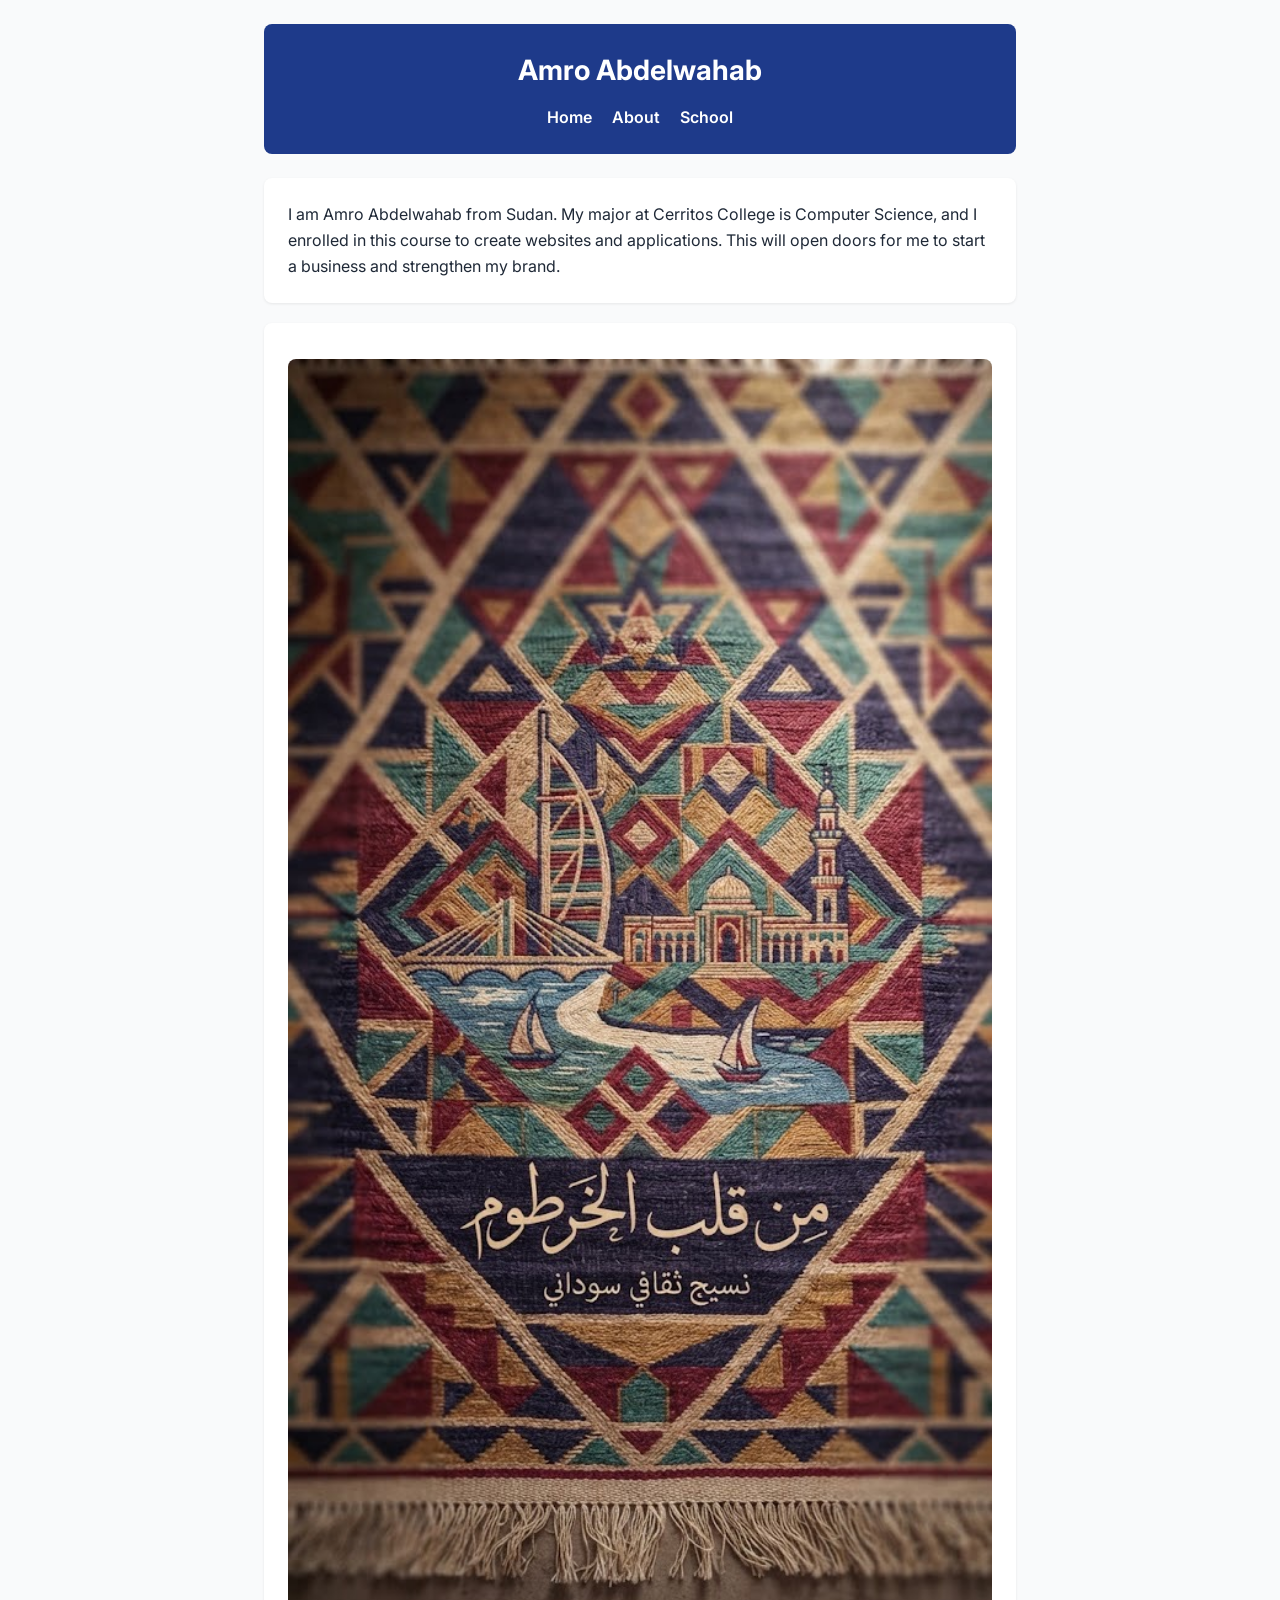
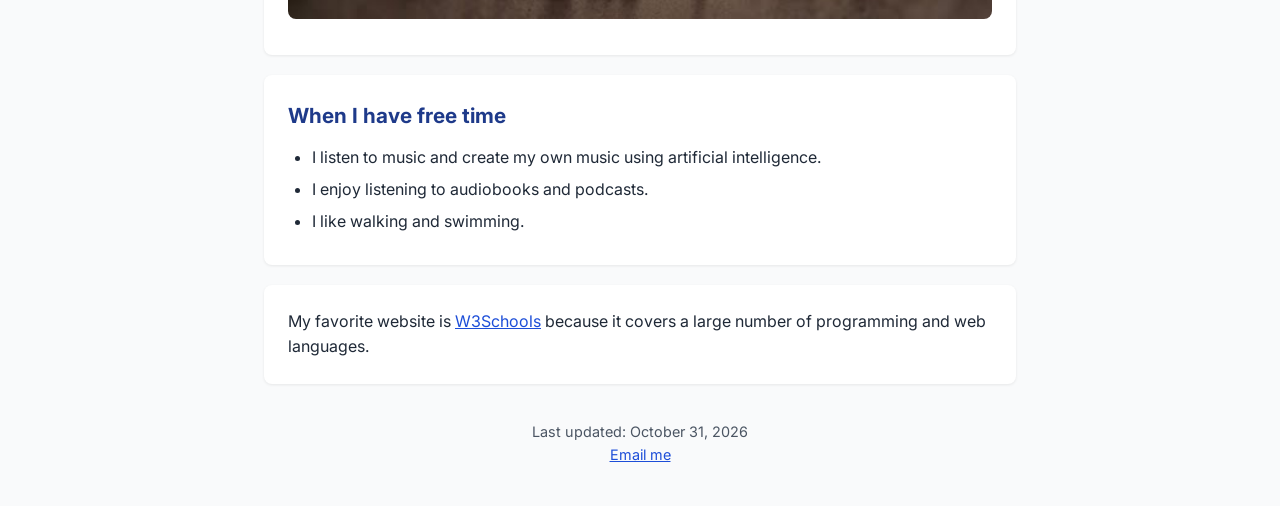
<file: index.html>
<!DOCTYPE html>
<html lang="en">
<head>
  <meta charset="UTF-8">
  <meta name="viewport" content="width=device-width, initial-scale=1.0">
  <title>Amro Abdelwahab | Home</title>
  <link rel="preconnect" href="https://fonts.googleapis.com">
  <link rel="preconnect" href="https://fonts.gstatic.com" crossorigin>
  <link href="https://fonts.googleapis.com/css2?family=Inter:wght@400;600;700&display=swap" rel="stylesheet">
  <link rel="stylesheet" href="style.css">
</head>
<body>
  <header>
    <h1>Amro Abdelwahab</h1>
    <nav>
      <ul>
        <li><a href="index.html">Home</a></li>
        <li><a href="about.html">About</a></li>
        <li><a href="school.html">School</a></li>
      </ul>
    </nav>
  </header>

 <main class="two-column">
    <section id="rightColumn">
      <p>I am Amro Abdelwahab from Sudan. My major at Cerritos College is Computer Science, and I enrolled in this course to create websites and applications. This will open doors for me to start a business and strengthen my brand.</p>
    </section>
   <section id="leftColumn">
      <img src="IMG_1737.jpeg" alt="IMG_1737">
    </section>
    <section>
      <h2>When I have free time</h2>
      <ul>
        <li>I listen to music and create my own music using artificial intelligence.</li>
        <li>I enjoy listening to audiobooks and podcasts.</li>
        <li>I like walking and swimming.</li>
      </ul>
    </section>

    <section>
      <p>My favorite website is <a href="https://www.w3schools.com" target="_blank" rel="noopener noreferrer">W3Schools</a> because it covers a large number of programming and web languages.</p>
    </section>
  </main>

  <footer>
    <p>Last updated: October 31, 2026</p>
    <p><a href="mailto:zooomgoup@gmail.com">Email me</a></p>
  </footer>
</body>
</html>
</file>
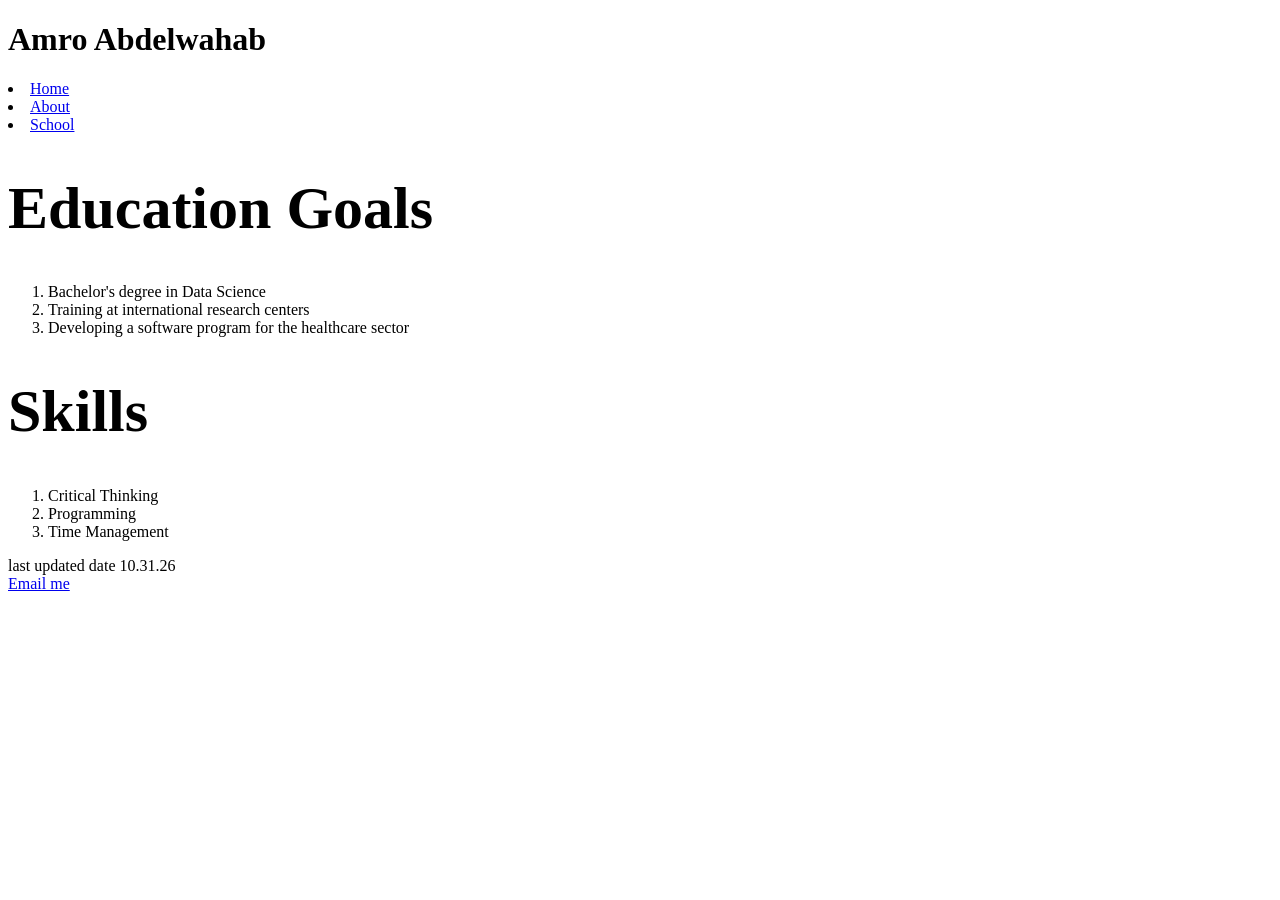
<file: about .html>
<!DOCTYPE html>
	
<html lang="en">
<head>
<meta charset="utf-8" />
<!-- Amro Abdelwahab -->
<!--copy link-->
<title>Amro Abdelwahab</title>

</head>
<body>
<h1>Amro Abdelwahab</h1> 
<nav>
	<li><a href="index.html">Home</a></li>
	<li><a href="about.html">About</a></li>
	<li><a href="school.html">School</a></li>
</nav>
<h1 style="font-size:60px;">Education Goals</h1>

<ol>
<li>Bachelor's degree in Data Science</li>
<li>Training at international research centers</li>
<li>Developing a software program for the healthcare sector</li>
</ol>

<h1 style="font-size:60px;">Skills</h1>
<ol>
<li>Critical Thinking</li>
<li>Programming</li>
<li>Time Management</li>
</ol>
<footer>last updated date 10.31.26 <br> <a href="mailto:zooomgoup@gmail.com">Email me</a> </footer>
</body> 
</html>
</file>
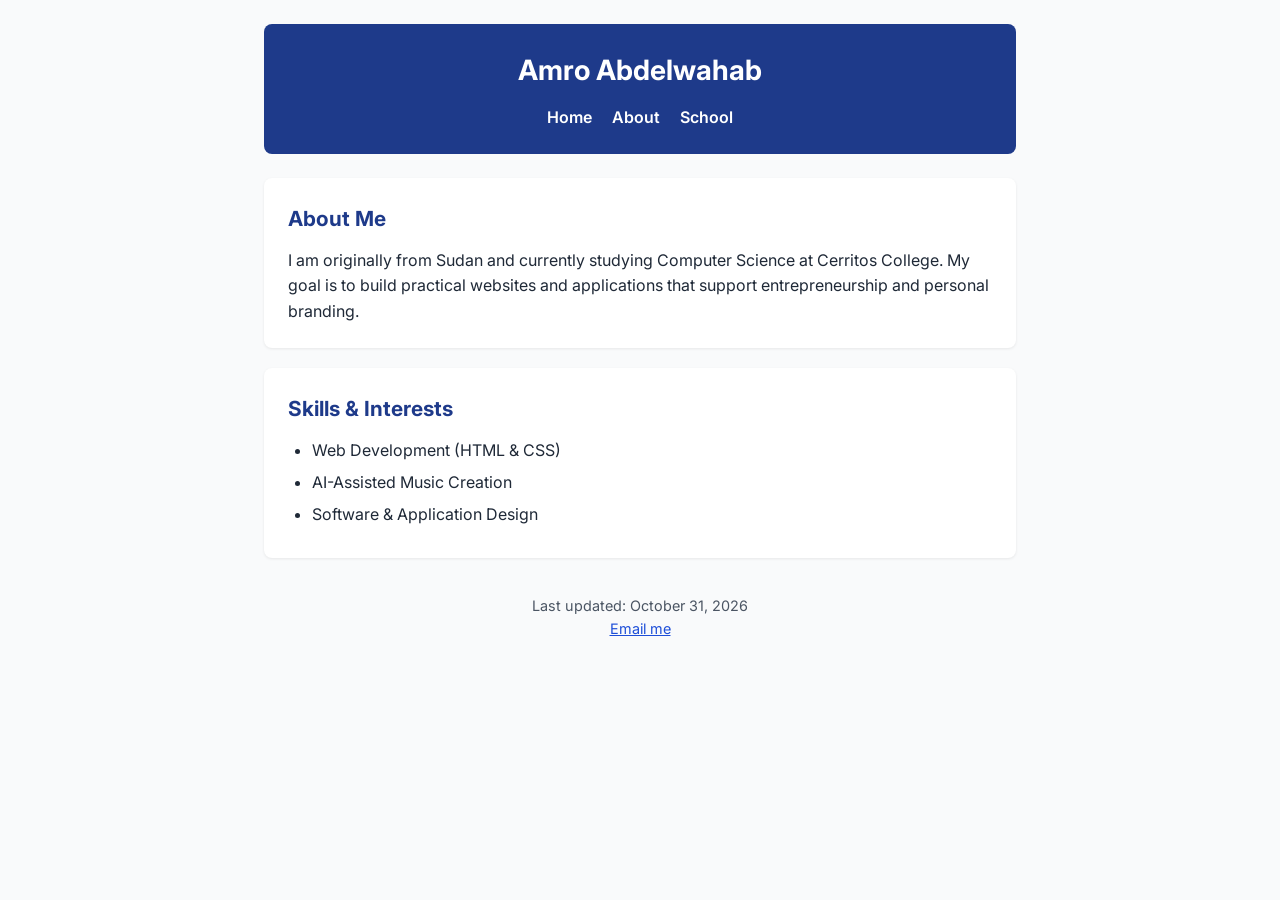
<file: about.html>
<!DOCTYPE html>
<html lang="en">
<head>
  <meta charset="UTF-8">
  <meta name="viewport" content="width=device-width, initial-scale=1.0">
  <title>Amro Abdelwahab | About</title>
  <link rel="preconnect" href="https://fonts.googleapis.com">
  <link rel="preconnect" href="https://fonts.gstatic.com" crossorigin>
  <link href="https://fonts.googleapis.com/css2?family=Inter:wght@400;600;700&display=swap" rel="stylesheet">
  <link rel="stylesheet" href="style.css">
</head>
<body>
  <header>
    <h1>Amro Abdelwahab</h1>
    <nav>
      <ul>
        <li><a href="index.html">Home</a></li>
        <li><a href="about.html">About</a></li>
        <li><a href="school.html">School</a></li>
      </ul>
    </nav>
  </header>

  <main>
    <section>
      <h2>About Me</h2>
      <p>I am originally from Sudan and currently studying Computer Science at Cerritos College. My goal is to build practical websites and applications that support entrepreneurship and personal branding.</p>
    </section>

    <section>
      <h2>Skills &amp; Interests</h2>
      <ul>
        <li>Web Development (HTML &amp; CSS)</li>
        <li>AI-Assisted Music Creation</li>
        <li>Software &amp; Application Design</li>
      </ul>
    </section>
  </main>

  <footer>
    <p>Last updated: October 31, 2026</p>
    <p><a href="mailto:zooomgoup@gmail.com">Email me</a></p>
  </footer>
</body>
</html>
</file>
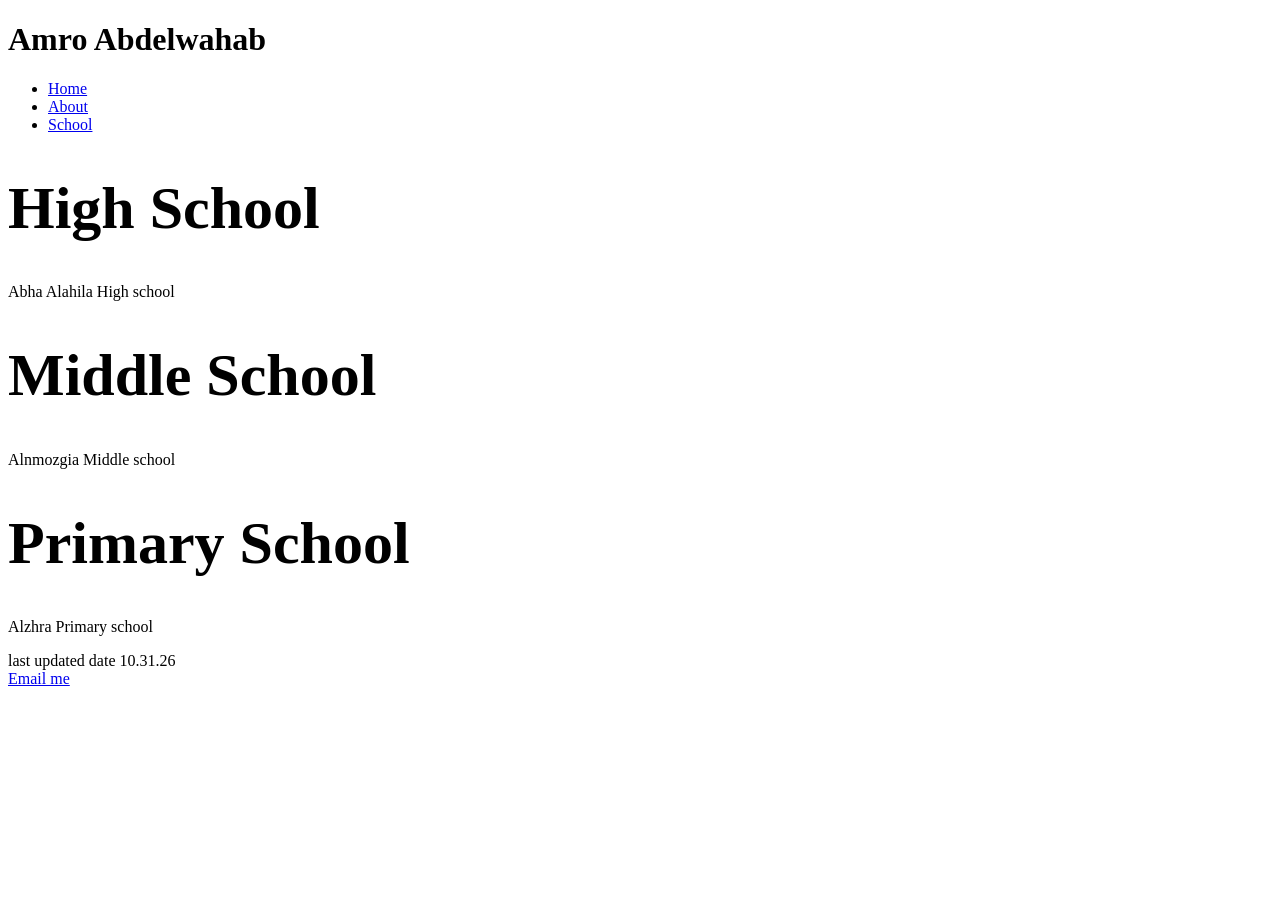
<file: School.html>
<!DOCTYPE html>
	
<html lang="en">
<head>
<meta charset="utf-8" />
<!-- Amro Abdelwahab -->
<!--copy link-->
<title>Amro Abdelwahab</title>

</head>
<body>
<h1>Amro Abdelwahab</h1> 
<nav>
<ul> <li><a href="index.html">Home</a></li>
	<li><a href="about.html">About</a></li>
	<li><a href="school.html">School</a></li>
</ul>
	
</nav>
<h1 style="font-size:60px;">High School</h1>
<p>Abha Alahila High school</p> 
<h1 style="font-size:60px;">Middle School</h1>
<p>Alnmozgia Middle school</p>
<h1 style="font-size:60px;">Primary School</h1>
<p>Alzhra Primary school</p>
<footer>last updated date 10.31.26 <br> <a href="mailto:zooomgoup@gmail.com">Email me</a> </footer>
</body> 
</html>
</file>
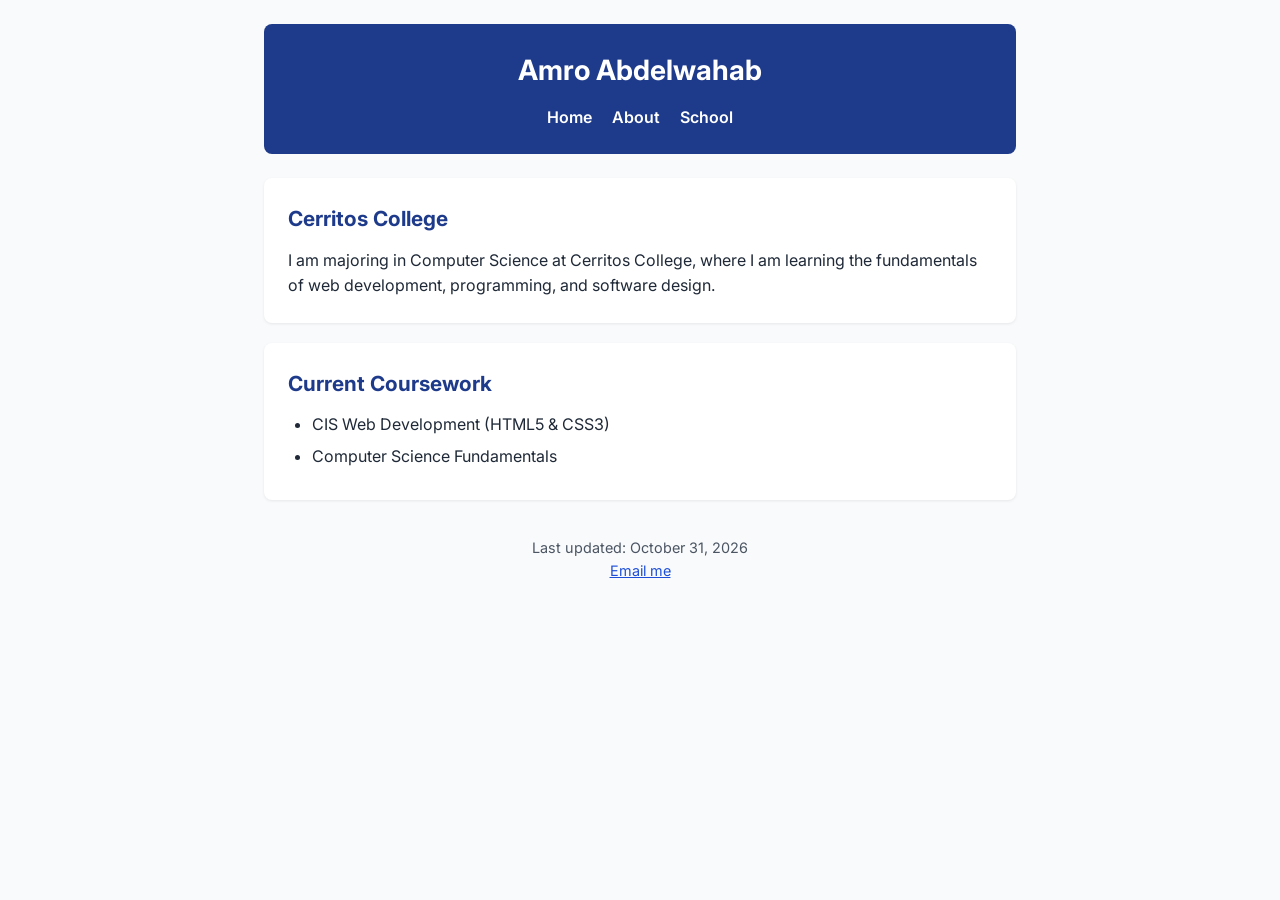
<file: school.html>
<!DOCTYPE html>
<html lang="en">
<head>
  <meta charset="UTF-8">
  <meta name="viewport" content="width=device-width, initial-scale=1.0">
  <title>Amro Abdelwahab | School</title>
  <link rel="preconnect" href="https://fonts.googleapis.com">
  <link rel="preconnect" href="https://fonts.gstatic.com" crossorigin>
  <link href="https://fonts.googleapis.com/css2?family=Inter:wght@400;600;700&display=swap" rel="stylesheet">
  <link rel="stylesheet" href="style.css">
</head>
<body>
  <header>
    <h1>Amro Abdelwahab</h1>
    <nav>
      <ul>
        <li><a href="index.html">Home</a></li>
        <li><a href="about.html">About</a></li>
        <li><a href="school.html">School</a></li>
      </ul>
    </nav>
  </header>

  <main>
    <section>
      <h2>Cerritos College</h2>
      <p>I am majoring in Computer Science at Cerritos College, where I am learning the fundamentals of web development, programming, and software design.</p>
    </section>

    <section>
      <h2>Current Coursework</h2>
      <ul>
        <li>CIS Web Development (HTML5 &amp; CSS3)</li>
        <li>Computer Science Fundamentals</li>
      </ul>
    </section>
  </main>

  <footer>
    <p>Last updated: October 31, 2026</p>
    <p><a href="mailto:zooomgoup@gmail.com">Email me</a></p>
  </footer>
</body>
</html>
</file>
<file: style.css>
* {
  box-sizing: border-box;
  margin: 0;
  padding: 0;
}

body {
  font-family: 'Inter', Arial, sans-serif;
  line-height: 1.6;
  color: #1f2937;
  background-color: #f9fafb;
  max-width: 800px;
  margin: 0 auto;
  padding: 1.5rem;
}

header {
  background-color: #1e3a8a;
  color: #ffffff;
  padding: 1.5rem;
  border-radius: 8px;
  margin-bottom: 1.5rem;
  text-align: center;
}

header h1 {
  margin-bottom: 0.75rem;
  font-size: 1.75rem;
}

nav ul {
  list-style: none;
  display: flex;
  gap: 1.25rem;
  justify-content: center;
}

nav a {
  color: #ffffff;
  text-decoration: none;
  font-weight: 600;
}

nav a:hover {
  text-decoration: underline;
}

main section {
  background-color: #ffffff;
  padding: 1.5rem;
  border-radius: 8px;
  margin-bottom: 1.25rem;
  box-shadow: 0 1px 3px rgba(0, 0, 0, 0.08);
}

h2 {
  color: #1e3a8a;
  margin-bottom: 0.75rem;
  font-size: 1.3rem;
}

main img {
  display: block;
  max-width: 100%;
  width: 100%;
  height: auto;
  border-radius: 8px;
  margin: 12px auto;
}

main ul {
  padding-left: 1.5rem;
}

main li {
  margin-bottom: 0.4rem;
}

a {
  color: #1d4ed8;
}

footer {
  text-align: center;
  font-size: 0.9rem;
  color: #4b5563;
  padding: 1rem 0;
}
</file>
